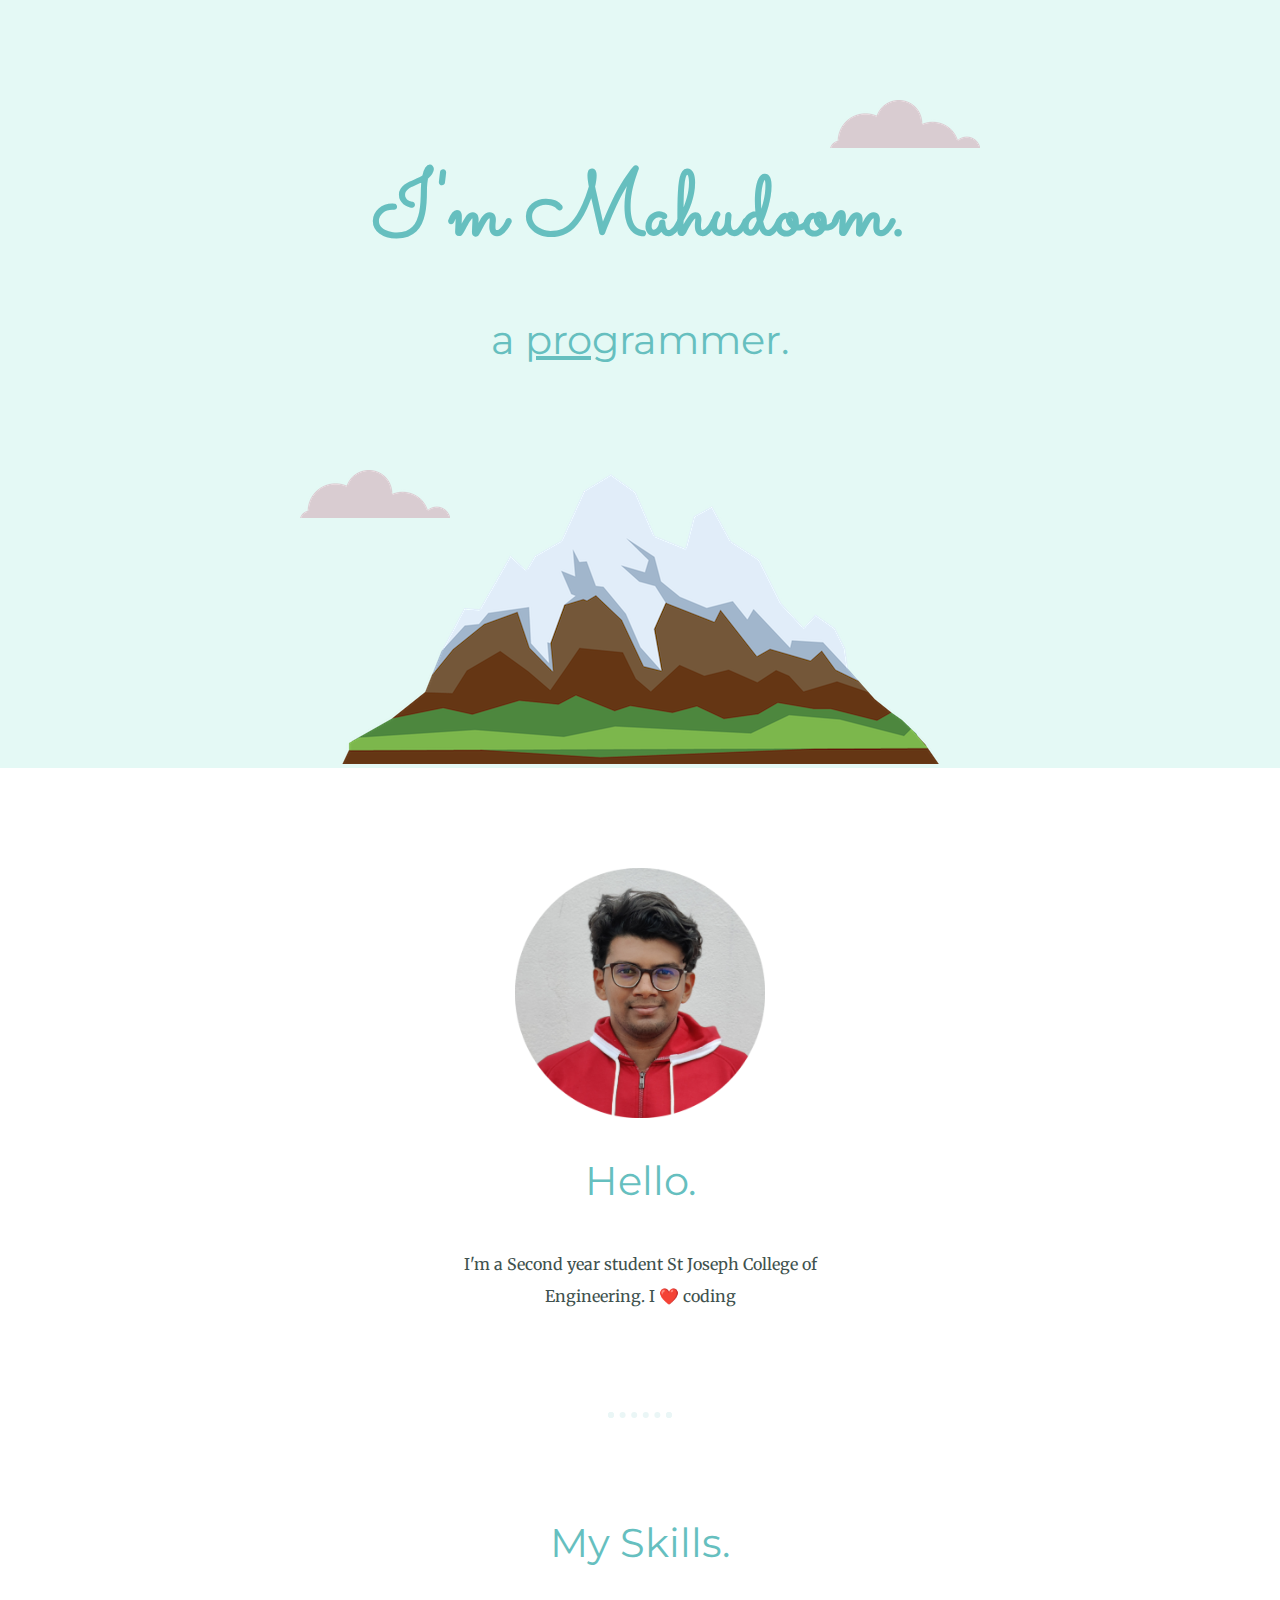
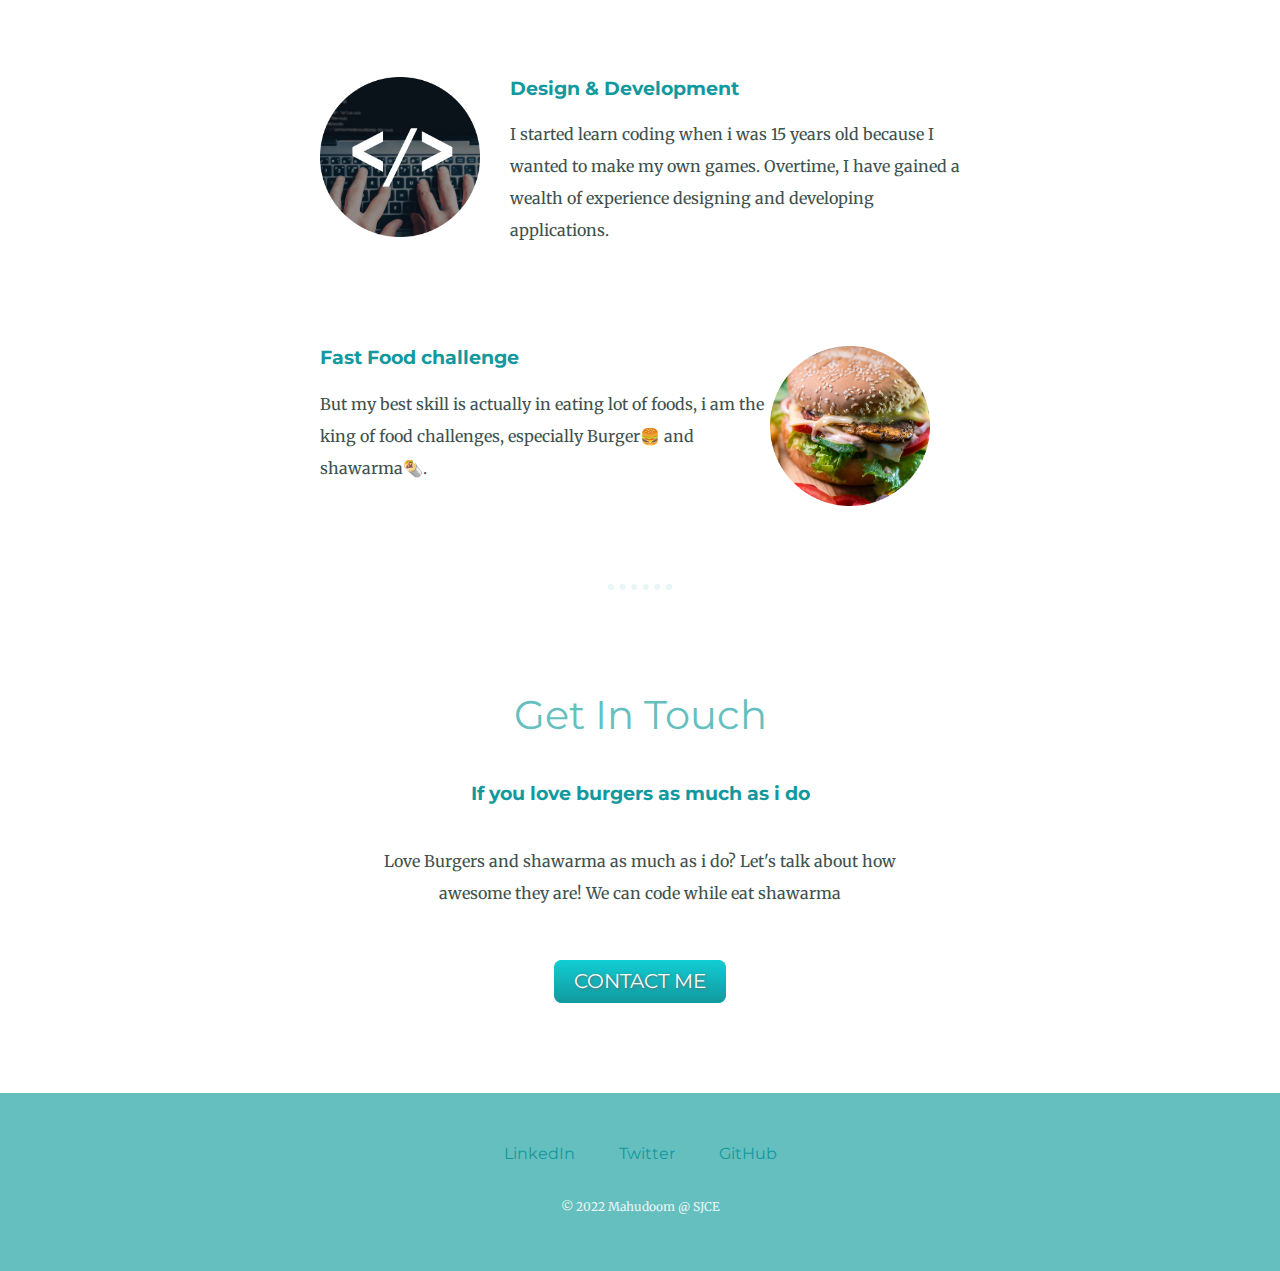
<file: index.html>
<!DOCTYPE html>
<html lang="en" dir="ltr">
  <head>
    <meta charset="utf-8">
    <title>Mahudoom Naina</title>
    <link rel="stylesheet" href="css/style.css">
    <link rel="icon" href="favicon.ico">
    <link rel="preconnect" href="https://fonts.googleapis.com">
<link rel="preconnect" href="https://fonts.gstatic.com" crossorigin>
<link href="https://fonts.googleapis.com/css2?family=Merriweather&family=Montserrat:wght@100;400&family=Sacramento&display=swap" rel="stylesheet">
  </head>


  <body>

    <div class="top-container">
      <img class="top_cloud" src="images/cloud.png" alt="cloud-img">
      <h1>I'm Mahudoom.</h1>
      <h2>a <span>prog</span>rammer.</h2>
      <img class="bottom_cloud" src="images/cloud.png" alt="cloud-img">
      <img src="images/mountain.png" alt="mountain-img">

    </div>

    <div class="middle-container">
      <div class="profile">
        <img src="images/profile.png" alt="" width="250" height="250">
        <h2>Hello.</h2>
        <p class="intro">I'm a Second year student St Joseph College of Engineering. I ❤️ coding</p>
      </div>
      <hr>
      <div class="skills">
        <h2>My Skills.</h2>
        <div class="skill-row">
          <img class="code_img" src="images/skill_pic.png" alt="">

          <h3>Design & Development</h3>
          <p>I started learn coding when i was 15 years old because I wanted to make my own games. Overtime, I have gained a wealth of experience designing and developing applications.</p>
        </div>

        <div class="skill-row">

          <img class="burger_img" src="images/food.png" alt="">
          <h3>Fast Food challenge</h3>
          <p>But my best skill is actually in eating lot of foods, i am the king of food challenges, especially Burger🍔 and shawarma🌯.</p>

        </div>
      </div>
      <hr>
      <div class="contact-me">
        <h2>Get In Touch</h2>
        <h3>If you love burgers as much as i do</h3>
        <p class="contact-msg">Love Burgers and shawarma as much as i do? Let's talk about how awesome they are! We can code while eat shawarma</p>
        <a class="btn" href="mailto:mahudoomn@email.com">CONTACT ME</a>
      </div>
    </div>


    <div class="bottom-container">
      <a class="footer-link" href="https://www.linkedin.com/in/mahudoomn/">LinkedIn</a>
      <a class="footer-link" href="https://twitter.com/MahudoomNaina">Twitter</a>
      <a class="footer-link" href="https://github.com/easa2000">GitHub</a>
      <p class="copyright">© 2022 Mahudoom @ SJCE</p>
    </div>





  </body>
</html>
</file>
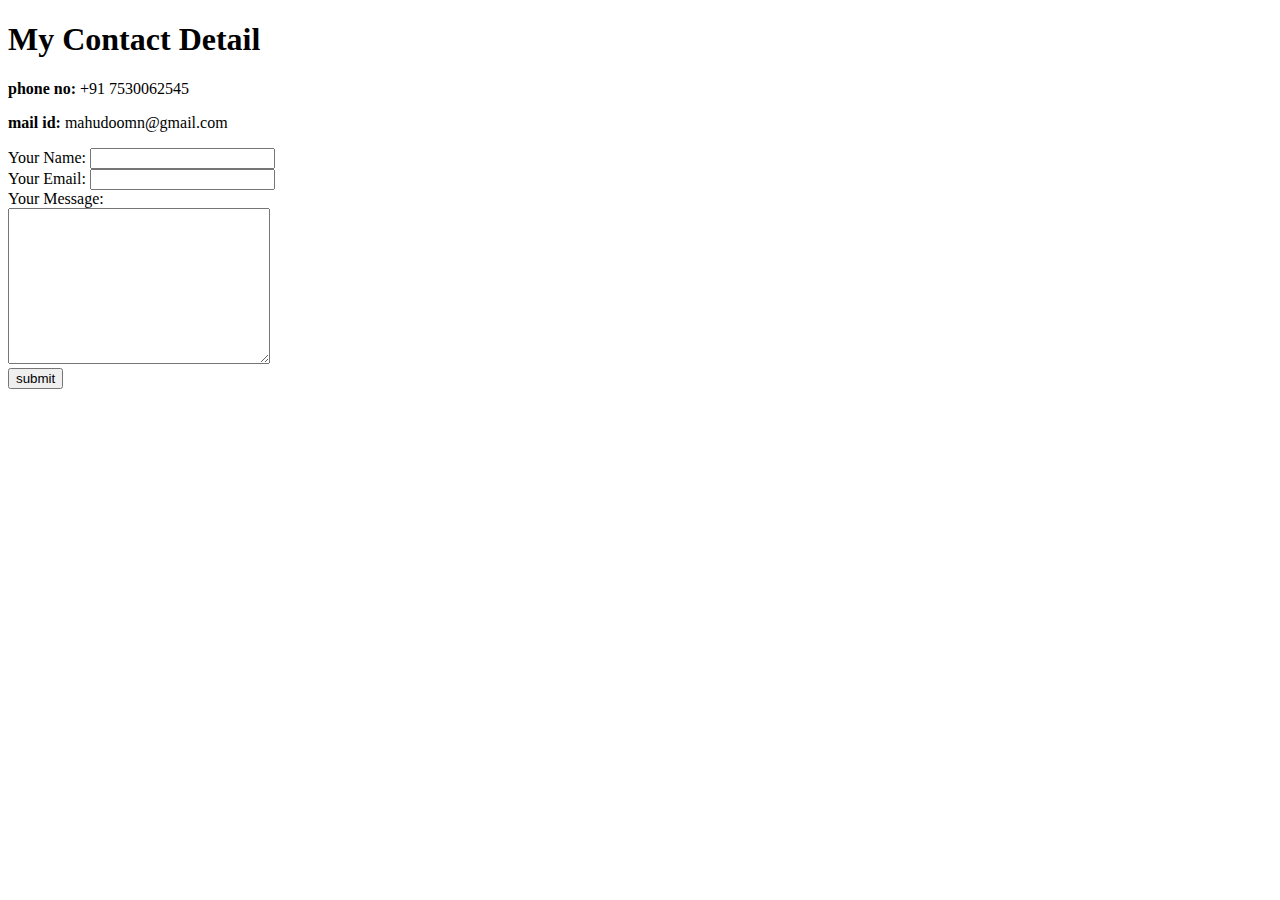
<file: contacts.html>
<!DOCTYPE html>
<html lang="en" dir="ltr">
  <head>
    <meta charset="utf-8">
    <title>My Contacts</title>
  </head>
  <body>
    <h1>My Contact Detail</h1>
    <p><strong>phone no:</strong> +91 7530062545</p>
    <p><strong>mail id:</strong> mahudoomn@gmail.com</p>

    <form action="mailto:mahudoomn@gmail.com" method="post" enctype="text/plain
    ">
      <label>Your Name: </label>
      <input type="text" name="yourName" value=""><br>
      <label>Your Email: </label>
      <input type="email" name="yourEmail" value=""><br>
      <label>Your Message: </label><br>
      <textarea name="yourMessage" rows="10" cols="30"></textarea><br>
      <input type="submit" name="" value="submit">
    </form>
  </body>
</html>
</file>
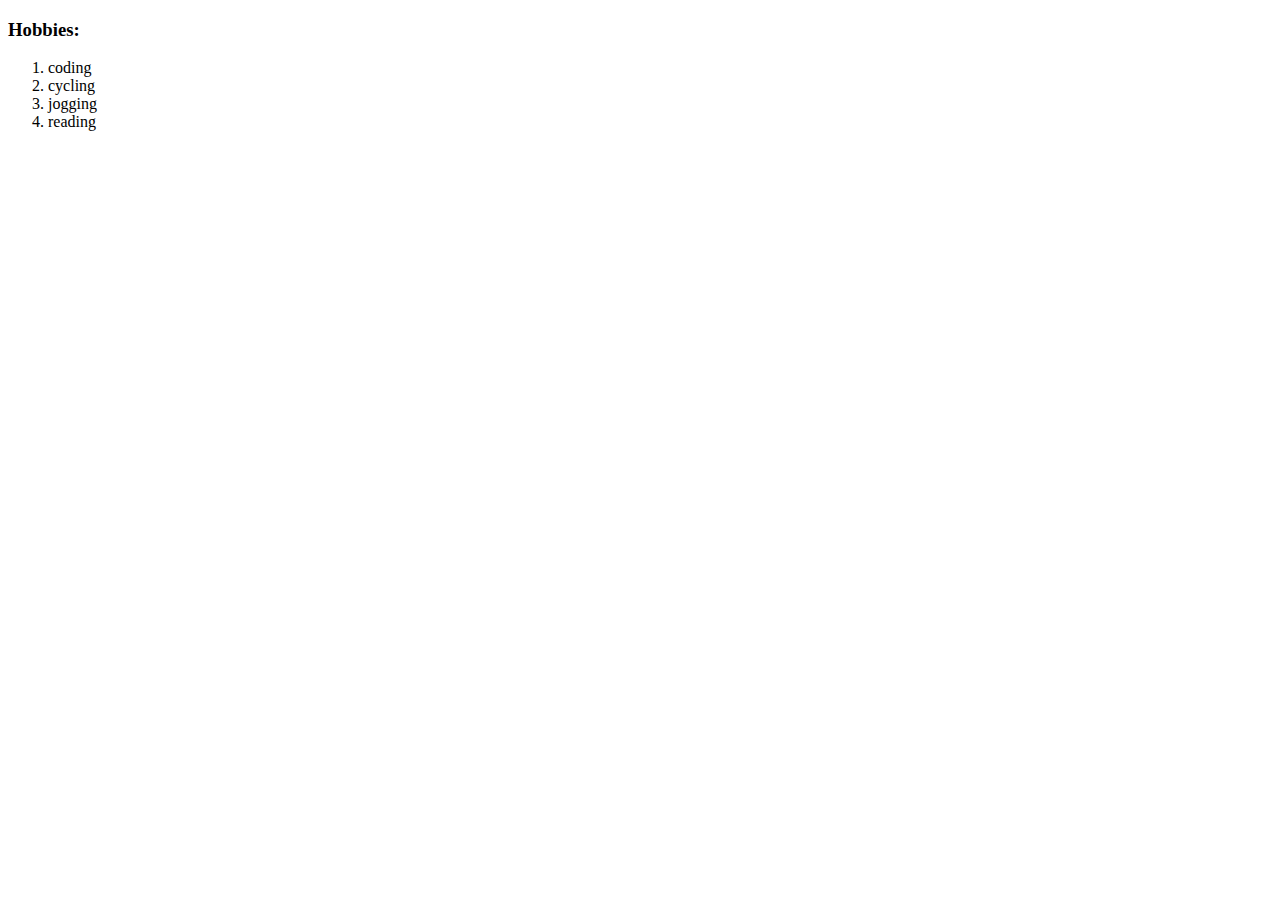
<file: hobbies.html>
<!DOCTYPE html>
<html lang="en" dir="ltr">
  <head>
    <meta charset="utf-8">
    <title>Hobbies</title>
  </head>
  <body>
    <h3>Hobbies: </h3>

    <ol>
      <li>coding</li>
      <li>cycling</li>
      <li>jogging</li>
      <li>reading</li>
    </ol>
  </body>
</html>
</file>
<file: css/style.css>
body{
  margin: 0;
  color: #40514E;
  text-align: center;
  font-family: 'Merriweather', serif;
  font-size: 100%;
}
span{
  text-decoration: underline;
}
h1{
  font-size: 5.625rem;
  margin: 50px auto 0 auto ;
  font-family: 'Sacramento', cursive;
  color: #66BFBF;
}

.intro{
  width: 30%;
  margin: auto;

}

h2{
  padding-bottom: 10px;
  font-family: 'Montserrat', sans-serif;
  font-size: 2.5rem;
  color: #66BFBF;
  font-weight: normal;
}

h3{
  font-family: 'Montserrat', sans-serif;
  color: #11999E;
}

p{
  line-height: 2;
}

.contact-msg{
  width: 40%;
  margin: 40px auto 60px;
}
.top-container {
  background-color: #E4F9F5;
  position: relative;
  padding-top: 100px;

}

.middle-container{
  margin: 100px 0;
}

.bottom-container{
  background-color: #66BFBF;
  padding: 50px 0 20px;

}

.top_cloud{
  position: absolute;
  right: 300px;
  top: 45 px;
}

.bottom_cloud{
  position: absolute;
  left: 300px;
  bottom: 250px;
}

.skill-row{
  width: 50%;
  margin: 100px auto 100px auto;
  text-align: left;
}

.code_img{
  width: 25%;
  float: left;
  margin-right: 30px;
}

hr{
  width: 4%;
  border: 6px dotted #EAF6F6;
  border-bottom: none;
  margin: 100px auto;
}

.burger_img {
  width: 25%;
  float: right;
  margin-right: 30px;
}

.btn {
  background: #11cdd4;
  background-image: -webkit-linear-gradient(top, #11cdd4, #11999e);
  background-image: -moz-linear-gradient(top, #11cdd4, #11999e);
  background-image: -ms-linear-gradient(top, #11cdd4, #11999e);
  background-image: -o-linear-gradient(top, #11cdd4, #11999e);
  background-image: linear-gradient(to bottom, #11cdd4, #11999e);
  -webkit-border-radius: 8;
  -moz-border-radius: 8;
  border-radius: 8px;
  text-shadow: 1px 1px 3px #666666;
  font-family: 'Montserrat', sans-serif;
  color: #ffffff;
  font-size: 20px;
  padding: 9px 20px 10px 20px;
  text-decoration: none;
}

.btn:hover {
  background: #30e3cb;
  background-image: -webkit-linear-gradient(top, #30e3cb, #2bc4ad);
  background-image: -moz-linear-gradient(top, #30e3cb, #2bc4ad);
  background-image: -ms-linear-gradient(top, #30e3cb, #2bc4ad);
  background-image: -o-linear-gradient(top, #30e3cb, #2bc4ad);
  background-image: linear-gradient(to bottom, #30e3cb, #2bc4ad);
  text-decoration: none;
}

a{
  color: #11999E;
  font-family: 'Montserrat', sans-serif;
  margin: 10px 20px;
  text-decoration: none;
}

a:hover{
  color: #EAF6F6;
}

.copyright{
  color: #EAF6F6;
  font-size: 0.75rem;
  padding: 20px 0;
}
</file>
